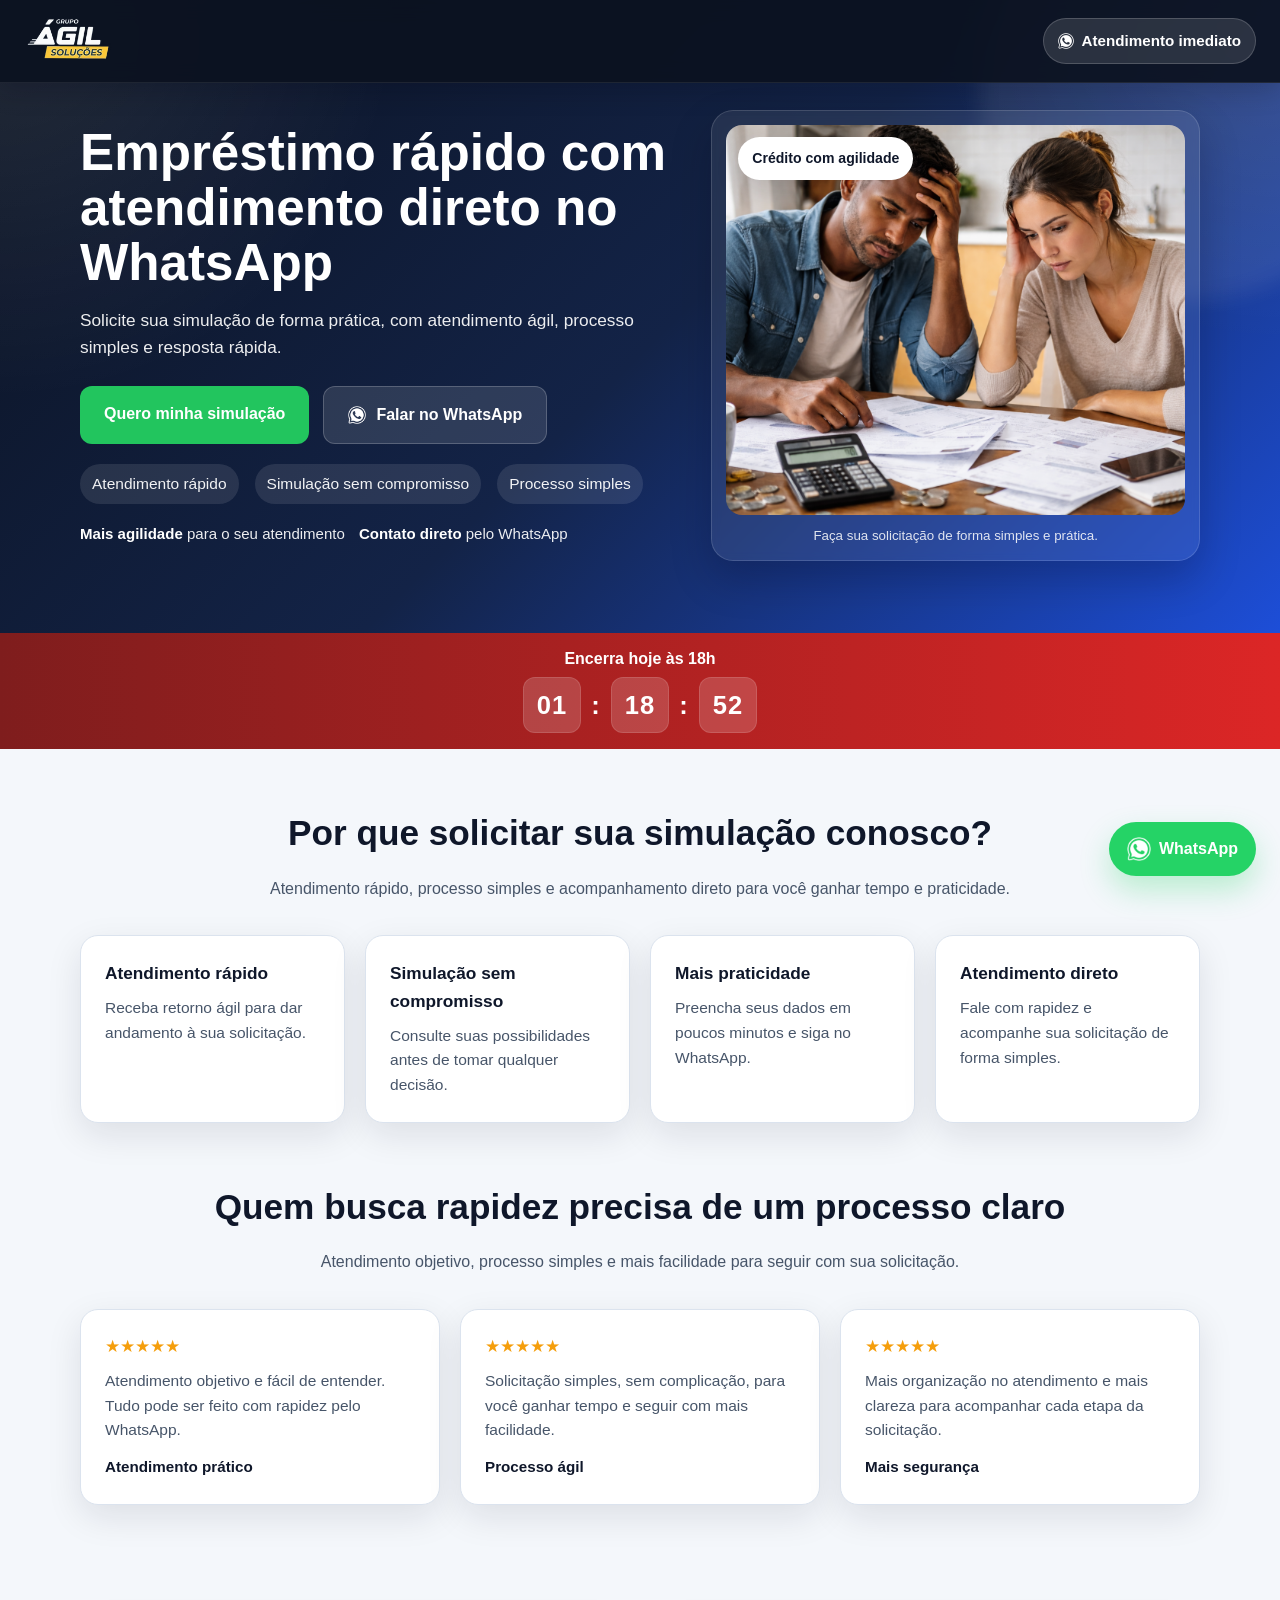
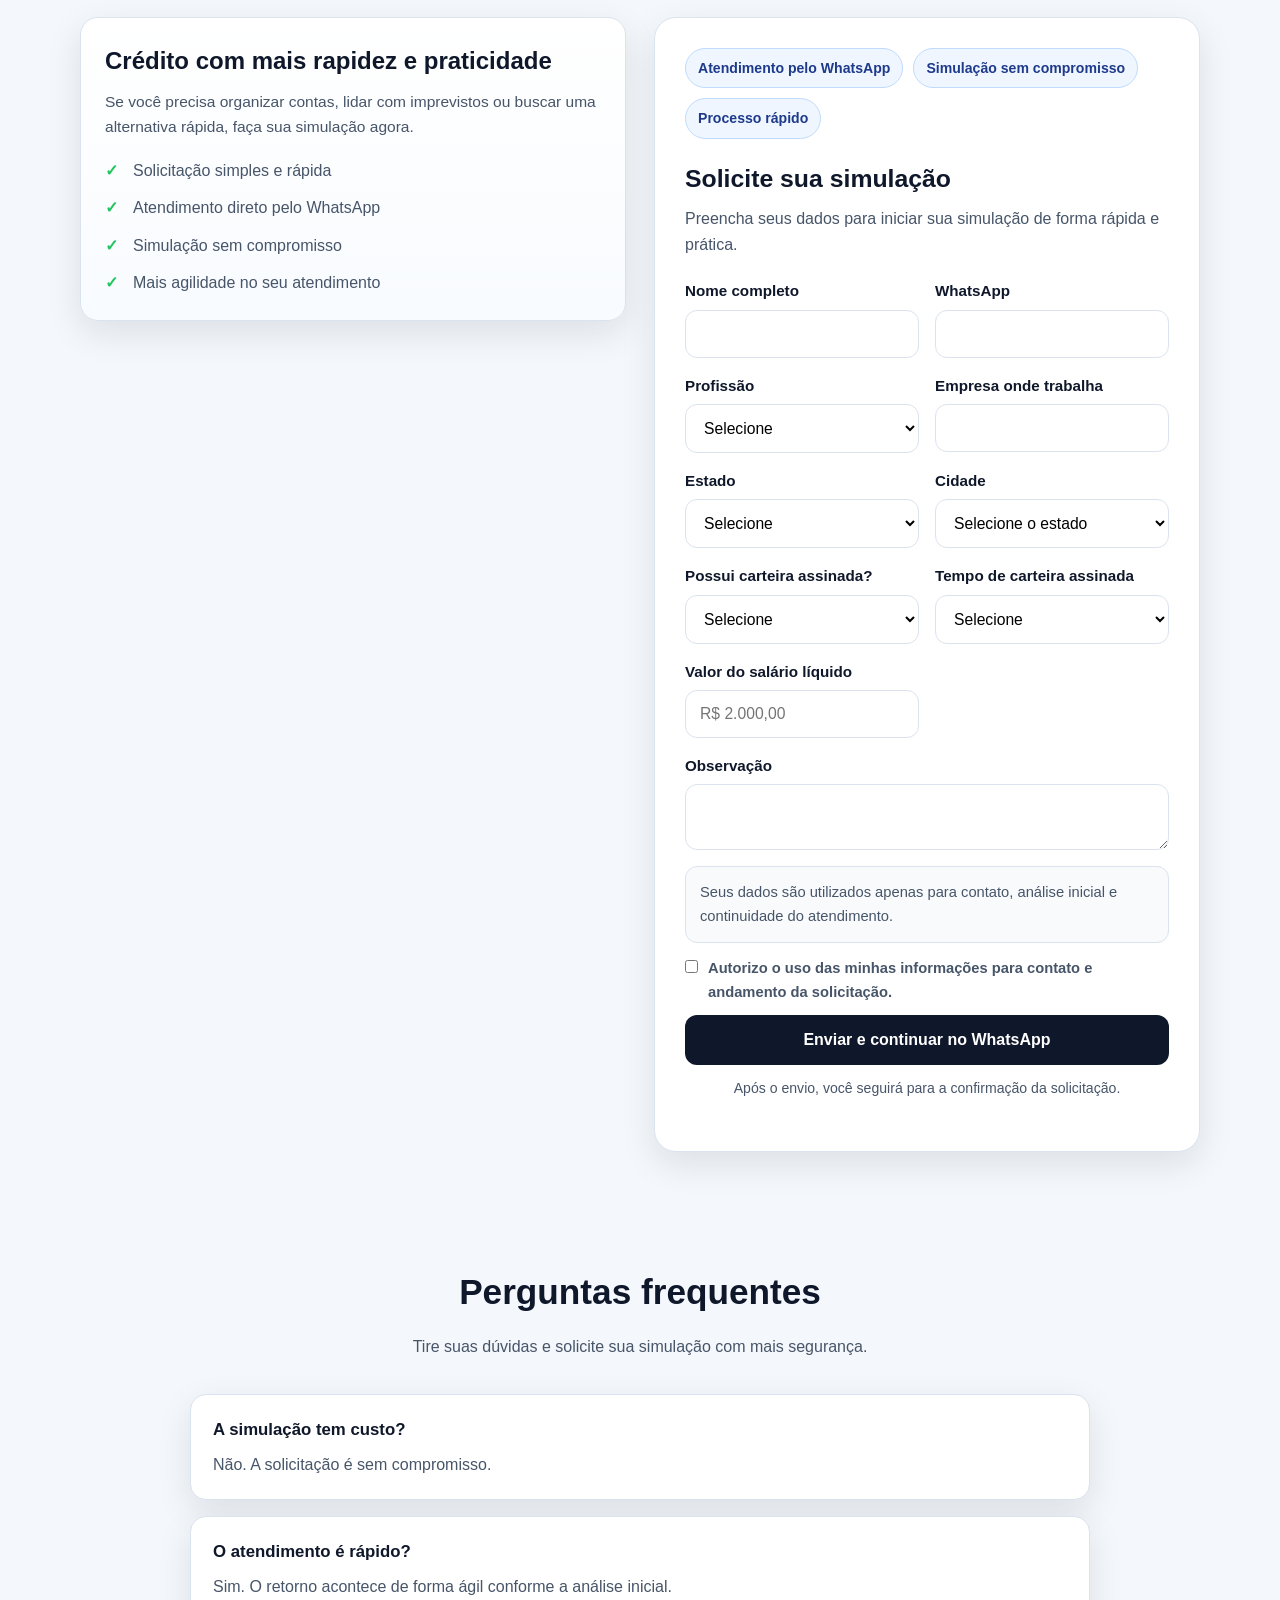
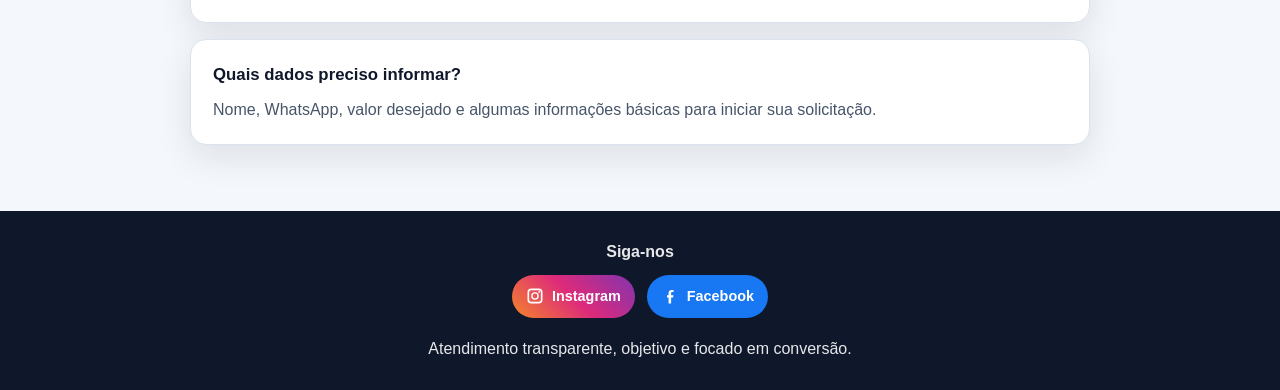
<file: index.html>
<!DOCTYPE html>
<html lang='pt-BR'>
<head>
  <meta charset='UTF-8'>
  <meta http-equiv='refresh' content='0; url=./frontend/index.html'>
  <meta name='viewport' content='width=device-width, initial-scale=1.0'>
  <title>Redirecionando | Ágil Soluções</title>
  <script>window.location.href='./frontend/index.html';</script>
</head>
<body></body>
</html>
</file>
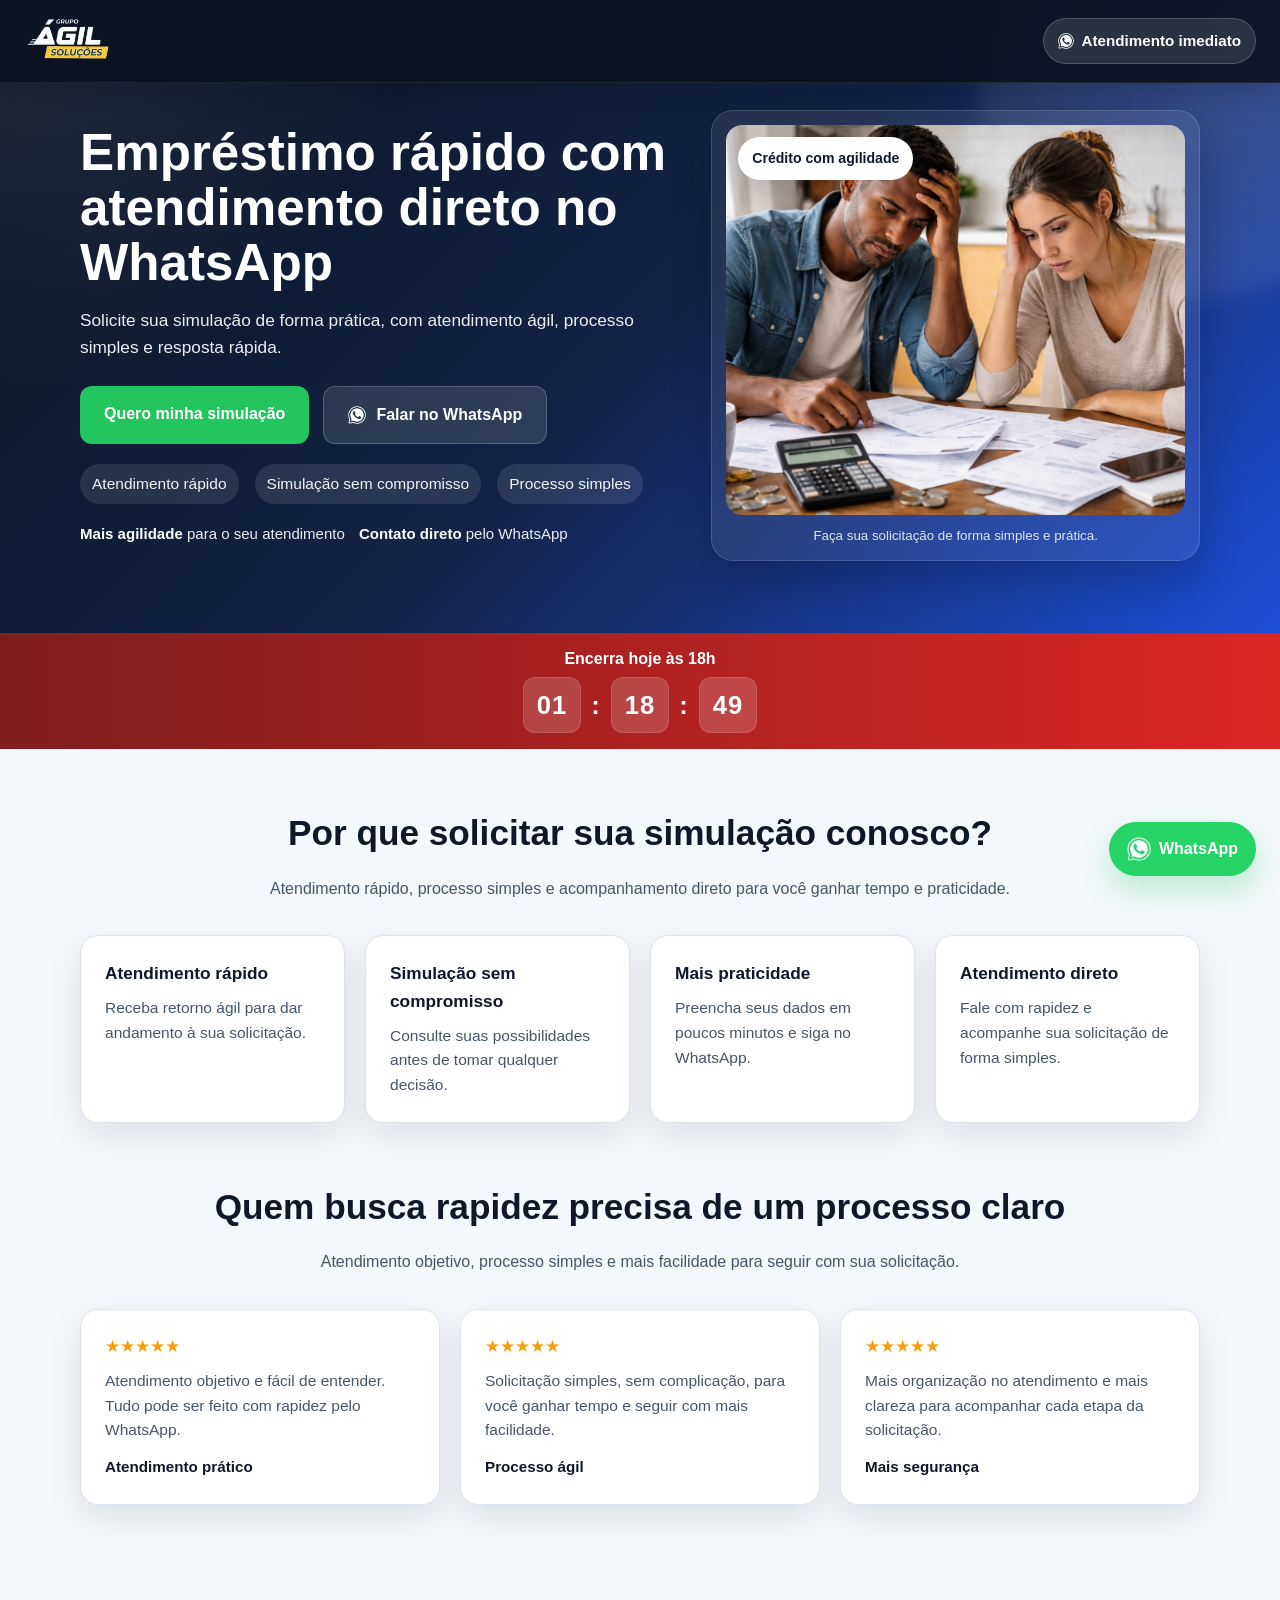
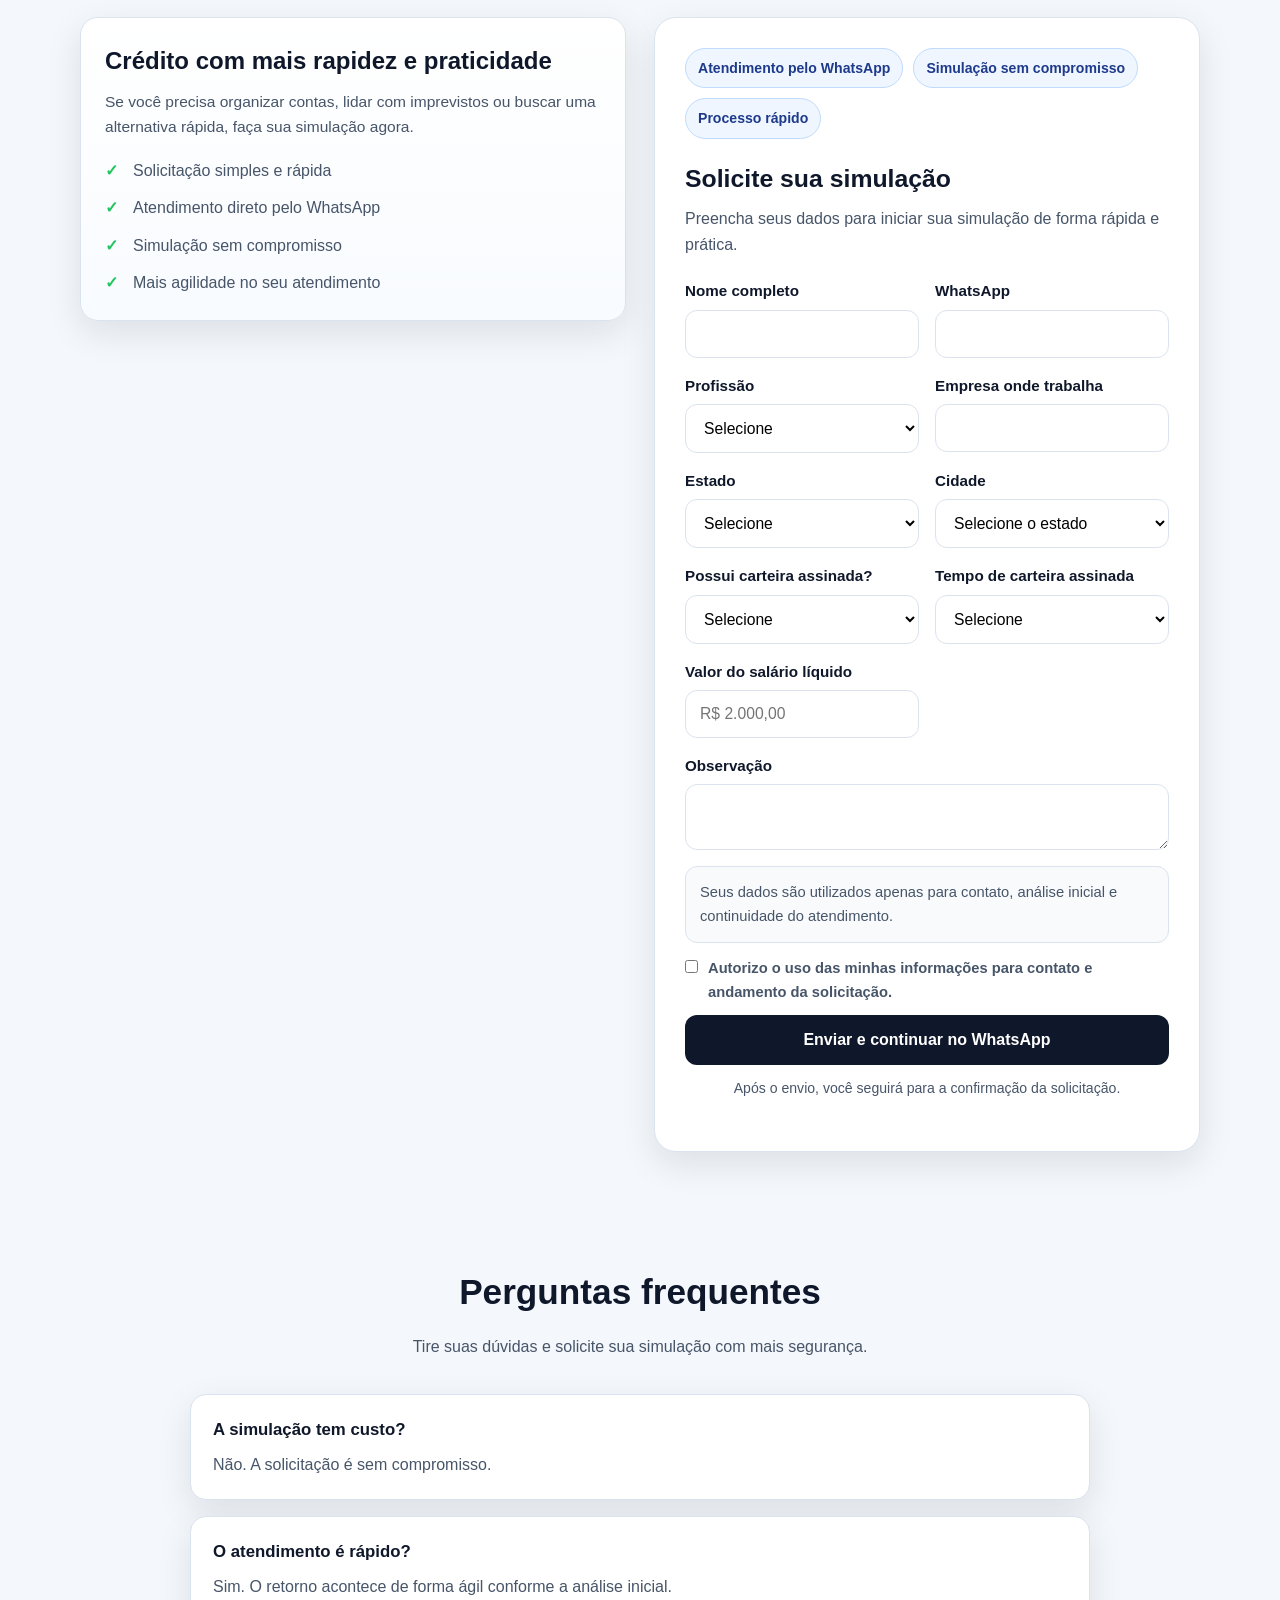
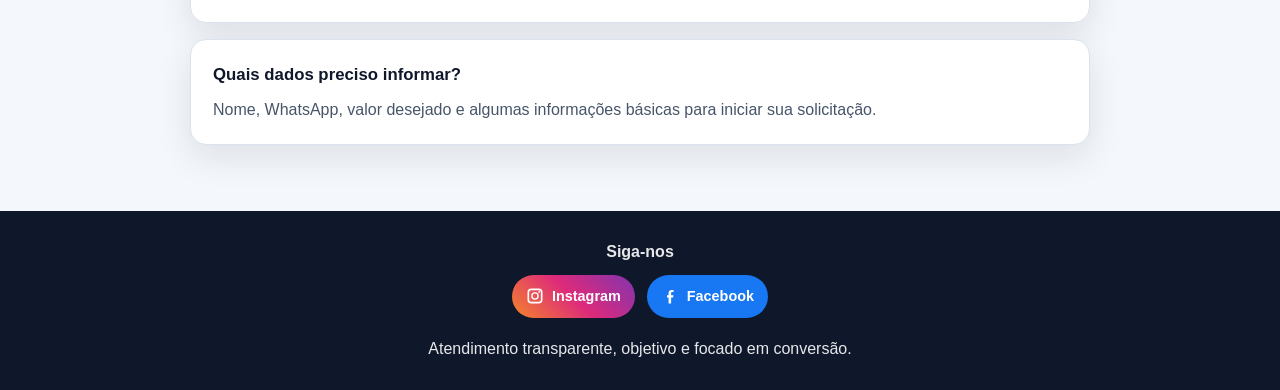
<file: frontend/index.html>
<!DOCTYPE html>
<html lang="pt-BR">
<head>
  <meta charset="UTF-8" />
  <meta name="viewport" content="width=device-width, initial-scale=1.0" />
  <title>Simulação de Empréstimo Rápido</title>
  <link rel="icon" type="image/png" href="./assets/img/favicon.png" />
  <link rel="stylesheet" href="./assets/css/style.css" />
</head>
<body>
  <header class="hero">
    <div class="topbar">
      <div class="topbar-inner container">
        <div class="brand">
          <img src="./assets/img/logo-agil.avif" alt="Logo" />
        </div>

        <a
          class="top-contact whatsapp-link btn-icon"
          data-message="Olá, quero fazer uma simulação de empréstimo."
          href="#"
        >
          <img src="./assets/img/whatsapp.png" alt="WhatsApp" />
          Atendimento imediato
        </a>
      </div>
    </div>

    <div class="container">
      <div class="hero-grid">
        <div class="hero-copy">
          <h1>Empréstimo rápido com atendimento direto no WhatsApp</h1>
          <p>
            Solicite sua simulação de forma prática, com atendimento ágil, processo simples e resposta rápida.
          </p>

          <div class="hero-actions">
            <a class="btn btn-primary" href="#formulario">Quero minha simulação</a>
            <a
              class="btn btn-secondary whatsapp-link btn-icon"
              data-message="Olá, quero fazer uma simulação de empréstimo."
              href="#"
            >
              <img src="./assets/img/whatsapp.png" alt="WhatsApp" />
              Falar no WhatsApp
            </a>
          </div>

          <div class="hero-points">
            <span>Atendimento rápido</span>
            <span>Simulação sem compromisso</span>
            <span>Processo simples</span>
          </div>

          <div class="mini-proof">
            <div><strong>Mais agilidade</strong> para o seu atendimento</div>
            <div><strong>Contato direto</strong> pelo WhatsApp</div>
          </div>
        </div>

        <div class="hero-visual">
          <div class="hero-badge">Crédito com agilidade</div>
          <img
            src="./assets/img/hero-emprestimo.png"
            alt="Pessoa analisando finanças e dinheiro em um contexto de empréstimo rápido"
          />
          <small>Faça sua solicitação de forma simples e prática.</small>
        </div>
      </div>
    </div>
  </header>

  <div class="urgency-bar">
    <div id="countdownLabel" class="countdown-label">Encerra hoje às 18h</div>
    <div id="countdownBox" class="countdown">
      <b id="hours">00</b>:<b id="minutes">00</b>:<b id="seconds">00</b>
    </div>
  </div>

  <main>
    <section class="section">
      <div class="container">
        <h2 class="section-title">Por que solicitar sua simulação conosco?</h2>
        <p class="section-subtitle">
          Atendimento rápido, processo simples e acompanhamento direto para você ganhar tempo e praticidade.
        </p>

        <div class="grid-4">
          <article class="card">
            <h3>Atendimento rápido</h3>
            <p>Receba retorno ágil para dar andamento à sua solicitação.</p>
          </article>
          <article class="card">
            <h3>Simulação sem compromisso</h3>
            <p>Consulte suas possibilidades antes de tomar qualquer decisão.</p>
          </article>
          <article class="card">
            <h3>Mais praticidade</h3>
            <p>Preencha seus dados em poucos minutos e siga no WhatsApp.</p>
          </article>
          <article class="card">
            <h3>Atendimento direto</h3>
            <p>Fale com rapidez e acompanhe sua solicitação de forma simples.</p>
          </article>
        </div>
      </div>
    </section>

    <section class="section" style="padding-top: 0;">
      <div class="container">
        <h2 class="section-title">Quem busca rapidez precisa de um processo claro</h2>
        <p class="section-subtitle">Atendimento objetivo, processo simples e mais facilidade para seguir com sua solicitação.</p>
        <div class="grid-3">
          <article class="card testimonial">
            <div class="stars">★★★★★</div>
            <p>Atendimento objetivo e fácil de entender. Tudo pode ser feito com rapidez pelo WhatsApp.</p>
            <strong>Atendimento prático</strong>
          </article>
          <article class="card testimonial">
            <div class="stars">★★★★★</div>
            <p>Solicitação simples, sem complicação, para você ganhar tempo e seguir com mais facilidade.</p>
            <strong>Processo ágil</strong>
          </article>
          <article class="card testimonial">
            <div class="stars">★★★★★</div>
            <p>Mais organização no atendimento e mais clareza para acompanhar cada etapa da solicitação.</p>
            <strong>Mais segurança</strong>
          </article>
        </div>
      </div>
    </section>

    <section class="section">
      <div class="container split">
        <article class="card highlight">
          <h2>Crédito com mais rapidez e praticidade</h2>
          <p style="color: var(--muted); margin-top: 10px;">
            Se você precisa organizar contas, lidar com imprevistos ou buscar uma alternativa rápida, faça sua simulação agora.
          </p>
          <ul>
            <li>Solicitação simples e rápida</li>
            <li>Atendimento direto pelo WhatsApp</li>
            <li>Simulação sem compromisso</li>
            <li>Mais agilidade no seu atendimento</li>
          </ul>
        </article>

        <div class="form-box" id="formulario">
          <div class="trust-row">
            <span class="trust-pill">Atendimento pelo WhatsApp</span>
            <span class="trust-pill">Simulação sem compromisso</span>
            <span class="trust-pill">Processo rápido</span>
          </div>

          <h2>Solicite sua simulação</h2>
          <p>Preencha seus dados para iniciar sua simulação de forma rápida e prática.</p>

          <form id="leadForm">
            <div class="form-grid">

              <div class="form-group">
                <label for="nome">Nome completo</label>
                <input type="text" id="nome" required />
              </div>

              <div class="form-group">
                <label for="telefone">WhatsApp</label>
                <input type="text" id="telefone" required />
              </div>

              <div class="form-group">
                <label for="profissao">Profissão</label>
                <select id="profissao" required>
                  <option value="">Selecione</option>
                  <option>Servidor público</option>
                  <option>CLT</option>
                  <option>Aposentado</option>
                  <option>Empresário</option>
                  <option>Profissional liberal</option>
                  <option>Autônomo</option>
                </select>
              </div>

              <div class="form-group">
                <label for="empresa">Empresa onde trabalha</label>
                <input type="text" id="empresa" />
              </div>

              <div class="form-group">
                <label for="estado">Estado</label>
                <select id="estado" required>
                  <option value="">Selecione</option>
                  <option value="BA">BA</option>
                  <option value="SE">SE</option>
                </select>
              </div>

              <div class="form-group">
                <label for="cidade">Cidade</label>
                <select id="cidade" required>
                  <option value="">Selecione o estado</option>
                </select>
              </div>

              <div class="form-group">
                <label for="carteira">Possui carteira assinada?</label>
                <select id="carteira" required>
                  <option value="">Selecione</option>
                  <option>Sim</option>
                  <option>Não</option>
                </select>
              </div>

              <div class="form-group">
                <label for="tempoCarteira">Tempo de carteira assinada</label>
                <select id="tempoCarteira" required>
                  <option value="">Selecione</option>
                  <option>Menos de 1 ano</option>
                  <option>1 ano</option>
                  <option>2 anos</option>
                  <option>Acima de 3 anos</option>
                </select>
              </div>

              <div class="form-group">
                <label for="salario">Valor do salário líquido</label>
                <input type="text" id="salario" placeholder="R$ 2.000,00" required />
              </div>

              <div class="form-group full">
                <label for="mensagemExtra">Observação</label>
                <textarea id="mensagemExtra"></textarea>
              </div>

            </div>

            <div class="privacy-box">
              Seus dados são utilizados apenas para contato, análise inicial e continuidade do atendimento.
            </div>

            <label class="privacy-check" for="aceitePrivacidade">
              <input type="checkbox" id="aceitePrivacidade" required />
              <span>Autorizo o uso das minhas informações para contato e andamento da solicitação.</span>
            </label>

            <button type="submit" class="submit-btn">Enviar e continuar no WhatsApp</button>
            <div id="statusMsg" class="status"></div>
            <p class="note">Após o envio, você seguirá para a confirmação da solicitação.</p>
          </form>
        </div>
      </div>
    </section>

    <section class="section">
      <div class="container">
        <h2 class="section-title">Perguntas frequentes</h2>
        <p class="section-subtitle">Tire suas dúvidas e solicite sua simulação com mais segurança.</p>

        <div class="faq">
          <article class="faq-item">
            <h3>A simulação tem custo?</h3>
            <p>Não. A solicitação é sem compromisso.</p>
          </article>
          <article class="faq-item">
            <h3>O atendimento é rápido?</h3>
            <p>Sim. O retorno acontece de forma ágil conforme a análise inicial.</p>
          </article>
          <article class="faq-item">
            <h3>Quais dados preciso informar?</h3>
            <p>Nome, WhatsApp, valor desejado e algumas informações básicas para iniciar sua solicitação.</p>
          </article>
        </div>
      </div>
    </section>
  </main>

  <footer>
    <div class="footer-social">
      <span class="footer-social-title">Siga-nos</span>

      <div class="footer-social-links">
        <!-- <a href="#" class="social-btn youtube">
          <img src="./assets/img/youtube.svg" alt="YouTube" />
          <span>YouTube</span>
        </a> -->

        <a href="https://www.instagram.com/_grupoagil/" target="_blank" rel="noopener noreferrer" class="social-btn instagram">
          <img src="./assets/img/instagram.svg" alt="Instagram" />
          <span>Instagram</span>
        </a>

        <a href="https://web.facebook.com/grupoagilsolucoes" target="_blank" rel="noopener noreferrer" class="social-btn facebook">
          <img src="./assets/img/facebook.svg" alt="Facebook" />
          <span>Facebook</span>
        </a>
      </div>
    </div>

    <p>Atendimento transparente, objetivo e focado em conversão.</p>
  </footer>

  <a
    class="floating-whatsapp whatsapp-link btn-icon"
    data-message="Olá, quero fazer uma simulação de empréstimo."
    href="#"
    target="_blank"
    rel="noopener noreferrer"
  >
    <img src="./assets/img/whatsapp.png" alt="WhatsApp" />
    WhatsApp
  </a>

  <script src="./assets/js/appConfig.js"></script>
  <script src="./assets/js/leadService.js"></script>
  <script src="./assets/js/main.js"></script>
</body>
</html>
</file>
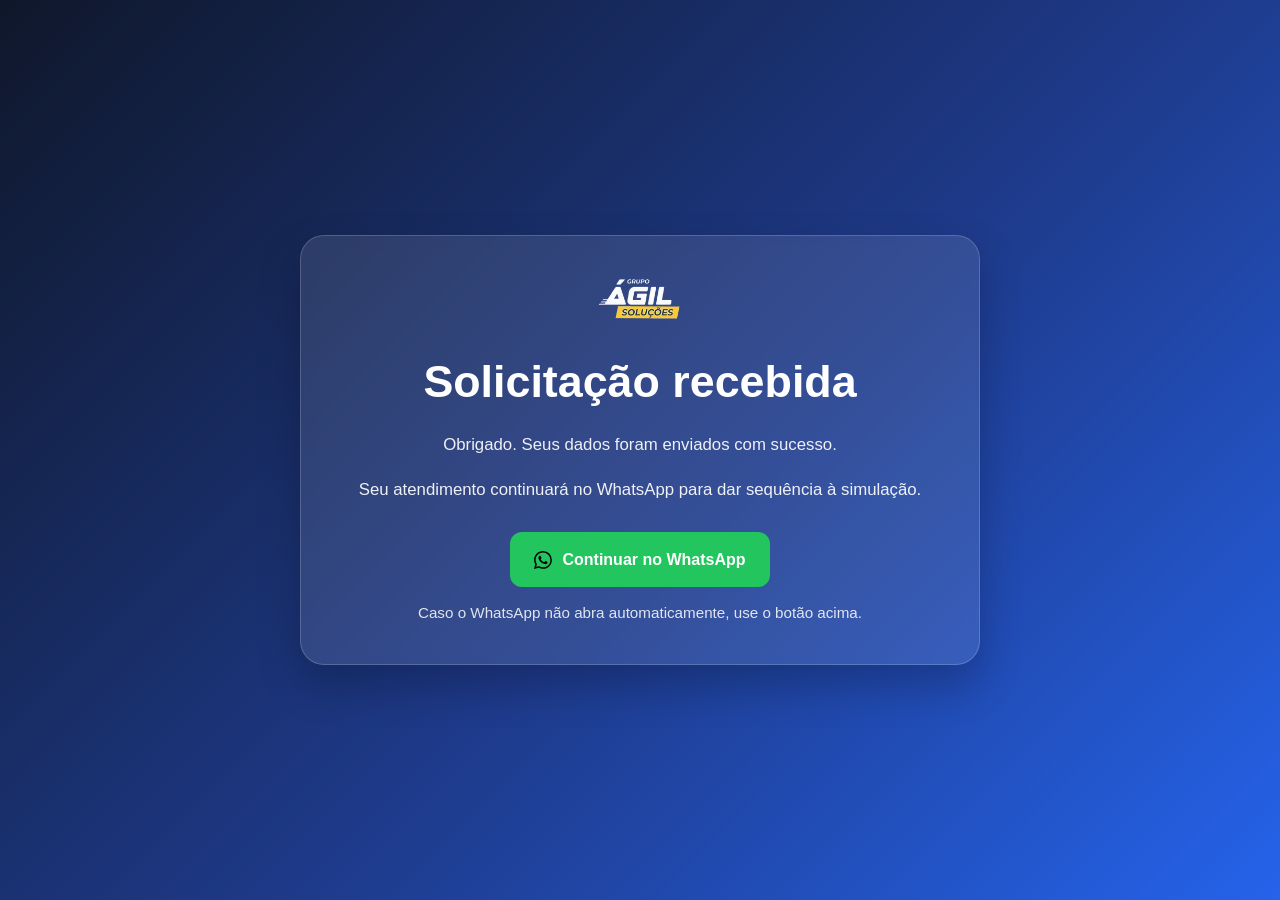
<file: frontend/obrigado.html>
<!DOCTYPE html>
<html lang="pt-BR">
<head>
  <meta charset="UTF-8" />
  <meta name="viewport" content="width=device-width, initial-scale=1.0" />
  <title>Solicitação recebida</title>
  <link rel="icon" type="image/png" href="./assets/img/favicon.png" />
  <link rel="stylesheet" href="./assets/css/style.css" />
</head>
<body>
  <section class="thank-you active">
    <div class="thank-you-card">
      <div class="brand" style="justify-content:center; margin-bottom: 18px;">
        <img src="./assets/img/logo-agil.avif" alt="Logo" />
      </div>
      <h1>Solicitação recebida</h1>
      <p id="thankYouMessage">Obrigado. Seus dados foram enviados com sucesso.</p>
      <p>Seu atendimento continuará no WhatsApp para dar sequência à simulação.</p>
      <a id="thankYouWhatsAppBtn" class="btn btn-primary btn-icon" href="#" target="_blank" rel="noopener noreferrer"><img src="./assets/img/whatsapp.svg" alt="" />Continuar no WhatsApp</a>
      <div style="margin-top: 14px; color: rgba(255,255,255,0.85); font-size: 0.95rem;">Caso o WhatsApp não abra automaticamente, use o botão acima.</div>
    </div>
  </section>
  
  <script src="./assets/js/appConfig.js"></script>
  <script>
    function getWhatsAppLink(message = "Olá, quero fazer uma simulação de empréstimo.") {
      return `https://wa.me/${CONFIG.whatsappNumber}?text=${encodeURIComponent(message)}`;
    }

    const btn = document.getElementById("thankYouWhatsAppBtn");
    const msg = document.getElementById("thankYouMessage");
    const url = sessionStorage.getItem("emprestimo_whatsapp_url");
    const nome = sessionStorage.getItem("emprestimo_lead_nome");

    if (nome) {
      msg.textContent = "Obrigado, " + nome + ". Seus dados foram enviados com sucesso.";
    }

    const finalUrl = url || getWhatsAppLink("Olá, quero fazer uma simulação de empréstimo.");

    btn.href = finalUrl;

    setTimeout(function () {
      window.open(finalUrl, "_blank");
    }, 700);
  </script>
</body>
</html>
</file>
<file: frontend/assets/css/style.css>
:root {
  --bg: #f4f7fb;
  --text: #0f172a;
  --muted: #475569;
  --primary: #0f172a;
  --primary-2: #1d4ed8;
  --accent: #22c55e;
  --accent-hover: #16a34a;
  --gold: #f59e0b;
  --danger: #dc2626;
  --card: #ffffff;
  --border: #dbe3ee;
  --shadow: 0 12px 35px rgba(15, 23, 42, 0.10);
  --radius: 18px;
}

* {
  box-sizing: border-box;
  margin: 0;
  padding: 0;
  font-family: Arial, Helvetica, sans-serif;
}

html {
  scroll-behavior: smooth;
}

body {
  background: var(--bg);
  color: var(--text);
  line-height: 1.6;
}

.container {
  width: min(1120px, 92%);
  margin: 0 auto;
}

.hero {
  background:
    radial-gradient(circle at top left, rgba(255,255,255,0.10), transparent 28%),
    radial-gradient(circle at top right, rgba(255,255,255,0.08), transparent 24%),
    linear-gradient(135deg, #0b1220 0%, #132347 52%, #1d4ed8 100%);
  color: #fff;
  padding: 110px 0 72px;
  position: relative;
  overflow: hidden;
}

.hero::after {
  content: "";
  position: absolute;
  width: 420px;
  height: 420px;
  right: -120px;
  top: -120px;
  background: rgba(255,255,255,0.08);
  border-radius: 50%;
  filter: blur(10px);
}

.topbar {
  position: fixed;
  top: 0;
  left: 0;
  width: 100%;
  z-index: 9999;
  padding: 14px 24px;
  background: rgba(11, 18, 32, 0.92);
  border-bottom: 1px solid rgba(255,255,255,0.08);
  backdrop-filter: blur(10px);
  box-shadow: 0 8px 24px rgba(2, 6, 23, 0.18);
}

.topbar-inner {
  width: 100%;
  display: flex;
  justify-content: space-between;
  align-items: center;
  gap: 20px;
}

.brand {
  display: flex;
  align-items: center;
}

.brand img {
  height: 54px;
  width: auto;
  display: block;
  object-fit: contain;
}

.top-contact {
  background: rgba(255,255,255,0.12);
  border: 1px solid rgba(255,255,255,0.18);
  color: #fff;
  text-decoration: none;
  padding: 10px 14px;
  border-radius: 999px;
  font-size: 0.95rem;
  font-weight: 700;
  transition: 0.2s ease;
}

.top-contact:hover {
  transform: translateY(-1px);
  background: #f8fafc;
  color: #0f172a;
}

.hero-grid {
  display: grid;
  grid-template-columns: 1.1fr 0.9fr;
  gap: 34px;
  align-items: center;
  position: relative;
  z-index: 2;
}

.hero-copy h1 {
  font-size: clamp(2rem, 4vw, 3.3rem);
  line-height: 1.08;
  margin-bottom: 16px;
}

.hero-copy p {
  font-size: 1.08rem;
  color: rgba(255,255,255,0.92);
  margin-bottom: 24px;
  max-width: 620px;
}

.hero-actions {
  display: flex;
  flex-wrap: wrap;
  gap: 14px;
  margin-bottom: 20px;
}

.btn {
  display: inline-block;
  border: none;
  border-radius: 12px;
  padding: 15px 24px;
  font-size: 1rem;
  font-weight: 700;
  text-decoration: none;
  cursor: pointer;
  transition: 0.2s ease;
}

.btn-primary {
  background: var(--accent);
  color: #fff;
}

.btn-primary:hover {
  background: var(--accent-hover);
  transform: translateY(-1px);
}

.btn-secondary {
  background: rgba(255,255,255,0.12);
  color: #fff;
  border: 1px solid rgba(255,255,255,0.20);
}

.btn-secondary:hover {
  background: rgba(255,255,255,0.18);
}

.hero-points {
  display: flex;
  flex-wrap: wrap;
  gap: 16px;
  color: rgba(255,255,255,0.94);
  font-size: 0.97rem;
  margin-bottom: 18px;
}

.hero-points span {
  background: rgba(255,255,255,0.10);
  padding: 8px 12px;
  border-radius: 999px;
}

.mini-proof {
  display: flex;
  gap: 14px;
  flex-wrap: wrap;
  color: rgba(255,255,255,0.92);
  font-size: 0.94rem;
}

.mini-proof strong {
  color: #fff;
}

.hero-visual {
  background: rgba(255,255,255,0.08);
  border: 1px solid rgba(255,255,255,0.14);
  border-radius: 22px;
  padding: 14px;
  box-shadow: 0 18px 40px rgba(2, 6, 23, 0.22);
  backdrop-filter: blur(4px);
  position: relative;
}

.hero-badge {
  position: absolute;
  left: 26px;
  top: 26px;
  background: #fff;
  color: var(--primary);
  padding: 10px 14px;
  border-radius: 999px;
  font-size: 0.88rem;
  font-weight: 700;
  box-shadow: 0 10px 25px rgba(15,23,42,0.14);
  z-index: 2;
}

.hero-visual img {
  width: 100%;
  height: 390px;
  object-fit: cover;
  border-radius: 16px;
  display: block;
}

.hero-visual small {
  display: block;
  color: rgba(255,255,255,0.85);
  margin-top: 10px;
  text-align: center;
}

.urgency-bar {
  background: linear-gradient(90deg, #7f1d1d, #dc2626);
  color: #fff;
  text-align: center;
  padding: 16px 18px;
  font-weight: 700;
  display: flex;
  flex-direction: column;
  align-items: center;
  justify-content: center;
  gap: 8px;
}

.countdown-label {
  font-size: 1rem;
  line-height: 1.2;
}

.countdown {
  display: inline-flex;
  gap: 10px;
  align-items: center;
  font-weight: 800;
  font-size: 1.6rem;
  letter-spacing: 1px;
}

.countdown b {
  background: rgba(255,255,255,0.16);
  padding: 8px 14px;
  border-radius: 12px;
  min-width: 58px;
  display: inline-block;
  box-shadow: inset 0 0 0 1px rgba(255,255,255,0.12);
}

.countdown.warning b {
  background: rgba(245, 158, 11, 0.22);
  box-shadow: inset 0 0 0 1px rgba(255,255,255,0.18);
}

.countdown.danger b {
  background: rgba(0, 0, 0, 0.22);
  box-shadow: inset 0 0 0 1px rgba(255,255,255,0.22);
}

.countdown.pulse {
  animation: pulseCountdown 1s infinite;
}

@keyframes pulseCountdown {
  0% {
    transform: scale(1);
    opacity: 1;
  }
  50% {
    transform: scale(1.03);
    opacity: 0.9;
  }
  100% {
    transform: scale(1);
    opacity: 1;
  }
}

.section {
  padding: 56px 0;
}

.section-title {
  text-align: center;
  font-size: clamp(1.6rem, 3vw, 2.2rem);
  margin-bottom: 14px;
}

.section-subtitle {
  text-align: center;
  color: var(--muted);
  max-width: 760px;
  margin: 0 auto 34px;
}

.grid-4 {
  display: grid;
  grid-template-columns: repeat(4, 1fr);
  gap: 20px;
}

.grid-3 {
  display: grid;
  grid-template-columns: repeat(3, 1fr);
  gap: 20px;
}

.card {
  background: var(--card);
  border-radius: var(--radius);
  padding: 24px;
  box-shadow: var(--shadow);
  border: 1px solid var(--border);
}

.card h3 {
  margin-bottom: 8px;
  font-size: 1.08rem;
}

.card p {
  color: var(--muted);
  font-size: 0.97rem;
}

.testimonial .stars {
  color: var(--gold);
  font-size: 1.05rem;
  margin-bottom: 8px;
}

.testimonial strong {
  display: block;
  margin-top: 12px;
  font-size: 0.95rem;
}

.split {
  display: grid;
  grid-template-columns: 1fr 1fr;
  gap: 28px;
  align-items: start;
}

.highlight {
  background: linear-gradient(180deg, #ffffff 0%, #f8fbff 100%);
}

.highlight ul {
  list-style: none;
  margin-top: 18px;
  display: grid;
  gap: 12px;
}

.highlight li {
  color: var(--muted);
  padding-left: 28px;
  position: relative;
}

.highlight li::before {
  content: "✓";
  color: var(--accent);
  font-weight: 700;
  position: absolute;
  left: 0;
  top: 0;
}

.form-box {
  background: var(--card);
  border-radius: 22px;
  padding: 30px;
  box-shadow: var(--shadow);
  border: 1px solid var(--border);
  position: sticky;
  top: 18px;
}

.form-box h2 {
  font-size: 1.55rem;
  margin-bottom: 8px;
}

.form-box p {
  color: var(--muted);
  margin-bottom: 22px;
}

.trust-row {
  display: flex;
  gap: 10px;
  flex-wrap: wrap;
  margin: 0 0 20px;
}

.trust-pill {
  background: #eff6ff;
  color: #1e3a8a;
  border: 1px solid #bfdbfe;
  padding: 8px 12px;
  border-radius: 999px;
  font-size: 0.88rem;
  font-weight: 700;
}

.form-grid {
  display: grid;
  grid-template-columns: 1fr 1fr;
  gap: 16px;
}

.form-group {
  display: flex;
  flex-direction: column;
  gap: 6px;
}

.form-group.full {
  grid-column: 1 / -1;
}

label {
  font-weight: 700;
  font-size: 0.95rem;
}

input,
select,
textarea {
  width: 100%;
  border: 1px solid var(--border);
  border-radius: 12px;
  padding: 14px 14px;
  font-size: 0.98rem;
  outline: none;
  background: #fff;
}

input:focus,
select:focus,
textarea:focus {
  border-color: #93c5fd;
  box-shadow: 0 0 0 4px rgba(59,130,246,0.10);
}

.submit-btn {
  width: 100%;
  margin-top: 10px;
  background: var(--primary);
  color: #fff;
  border: none;
  border-radius: 12px;
  padding: 16px;
  font-size: 1rem;
  font-weight: 700;
  cursor: pointer;
  transition: 0.2s ease;
}

.submit-btn:hover {
  background: #1e293b;
  transform: translateY(-1px);
}

.note {
  font-size: 0.88rem;
  color: var(--muted);
  margin-top: 12px;
  text-align: center;
}

.privacy-box {
  margin-top: 16px;
  padding: 14px;
  border: 1px solid var(--border);
  border-radius: 12px;
  background: #f8fafc;
  color: var(--muted);
  font-size: 0.92rem;
}

.privacy-check {
  display: flex;
  align-items: flex-start;
  gap: 10px;
  margin-top: 14px;
  color: var(--muted);
  font-size: 0.92rem;
}

.privacy-check input {
  width: auto;
  margin-top: 3px;
}

.faq {
  display: grid;
  gap: 16px;
  max-width: 900px;
  margin: 0 auto;
}

.faq-item {
  background: #fff;
  border: 1px solid var(--border);
  box-shadow: var(--shadow);
  border-radius: 16px;
  padding: 22px;
}

.faq-item h3 {
  margin-bottom: 8px;
  font-size: 1.05rem;
}

.faq-item p {
  color: var(--muted);
}

.status {
  display: none;
  margin-top: 14px;
  padding: 12px 14px;
  border-radius: 12px;
  font-size: 0.95rem;
  font-weight: 700;
}

.status.success {
  display: block;
  background: #dcfce7;
  color: #166534;
  border: 1px solid #bbf7d0;
}

.status.error {
  display: block;
  background: #fee2e2;
  color: #991b1b;
  border: 1px solid #fecaca;
}

.thank-you {
  display: none;
  min-height: 100vh;
  background: linear-gradient(135deg, #0f172a 0%, #1e3a8a 55%, #2563eb 100%);
  color: white;
  padding: 40px 20px;
  align-items: center;
  justify-content: center;
}

.thank-you.active {
  display: flex;
}

.thank-you-card {
  width: min(680px, 100%);
  background: rgba(255,255,255,0.1);
  border: 1px solid rgba(255,255,255,0.18);
  border-radius: 24px;
  padding: 38px;
  text-align: center;
  box-shadow: 0 20px 40px rgba(2, 6, 23, 0.25);
  backdrop-filter: blur(6px);
}

.thank-you-card h1 {
  font-size: clamp(2rem, 4vw, 2.8rem);
  margin-bottom: 14px;
}

.thank-you-card p {
  color: rgba(255,255,255,0.92);
  margin-bottom: 18px;
  font-size: 1.05rem;
}

.thank-you-card .btn {
  margin-top: 10px;
}

.floating-whatsapp {
  position: fixed;
  right: 24px;
  bottom: 24px;
  z-index: 99;
  background: #25d366;
  color: white;
  text-decoration: none;
  padding: 14px 18px;
  border-radius: 999px;
  font-weight: 700;
  box-shadow: 0 14px 30px rgba(37, 211, 102, 0.28);
}

footer {
  background: #0f172a;
  color: rgba(255,255,255,0.90);
  text-align: center;
  padding: 28px 18px;
  margin-top: 10px;
}

.footer-social {
  margin-bottom: 18px;
}

.footer-social-title {
  display: block;
  font-weight: 700;
  margin-bottom: 10px;
  font-size: 1rem;
}

.footer-social-links {
  display: flex;
  justify-content: center;
  gap: 12px;
  flex-wrap: wrap;
}

.social-btn {
  display: inline-flex;
  align-items: center;
  gap: 8px;
  padding: 10px 14px;
  border-radius: 999px;
  text-decoration: none;
  font-weight: 700;
  font-size: 0.9rem;
  color: #fff;
  transition: 0.2s ease;
}

.social-btn img {
  width: 18px;
  height: 18px;
}

.youtube {
  background: #ff0000;
}

.youtube:hover {
  background: #cc0000;
}

.instagram {
  background: linear-gradient(45deg, #f58529, #dd2a7b, #8134af);
}

.instagram:hover {
  opacity: 0.9;
}

.facebook {
  background: #1877f2;
}

.facebook:hover {
  background: #145dd1;
}

.btn-icon {
  display: inline-flex;
  align-items: center;
  gap: 10px;
}

.btn-icon img {
  width: 18px;
  height: 18px;
}

.top-contact.btn-icon img {
  width: 16px;
  height: 16px;
}

.top-contact.btn-icon {
  display: inline-flex;
  align-items: center;
  gap: 8px;
}

.floating-whatsapp img {
  width: 24px;
  height: 24px;
}

.floating-whatsapp {
  display: inline-flex;
  align-items: center;
  gap: 8px;
}

.hidden {
  display: none !important;
}

@media (max-width: 960px) {
  .hero-grid,
  .split,
  .grid-4,
  .grid-3,
  .form-grid {
    grid-template-columns: 1fr 1fr;
  }

  .hero-visual img {
    height: 320px;
  }

  .form-box {
    position: static;
  }
}

@media (max-width: 720px) {
  .topbar {
    padding: 12px 14px;
  }

  .topbar-inner {
    display: flex;
    justify-content: space-between;
    align-items: center;
    gap: 12px;
  }

  .brand img {
    height: 44px;
  }

  .top-contact {
    font-size: 0.85rem;
    padding: 10px 14px;
    white-space: nowrap;
  }

  .hero {
    padding-top: 100px;
    padding-bottom: 54px;
  }

  .hero-grid,
  .split,
  .grid-4,
  .grid-3,
  .form-grid {
    grid-template-columns: 1fr;
  }

  .hero-copy h1 {
    font-size: 2rem;
  }

  .hero-visual img {
    height: 250px;
  }

  .countdown {
    font-size: 1.3rem;
    gap: 8px;
  }

  .countdown b {
    min-width: 50px;
    padding: 7px 10px;
  }

  .countdown-label {
    font-size: 0.95rem;
  }

  .form-box {
    padding: 22px;
  }

  .social-btn {
    font-size: 0.85rem;
    padding: 9px 12px;
  }

  .floating-whatsapp {
    right: 12px;
    bottom: 12px;
    padding: 13px 16px;
    font-size: 0.94rem;
  }
}
</file>
